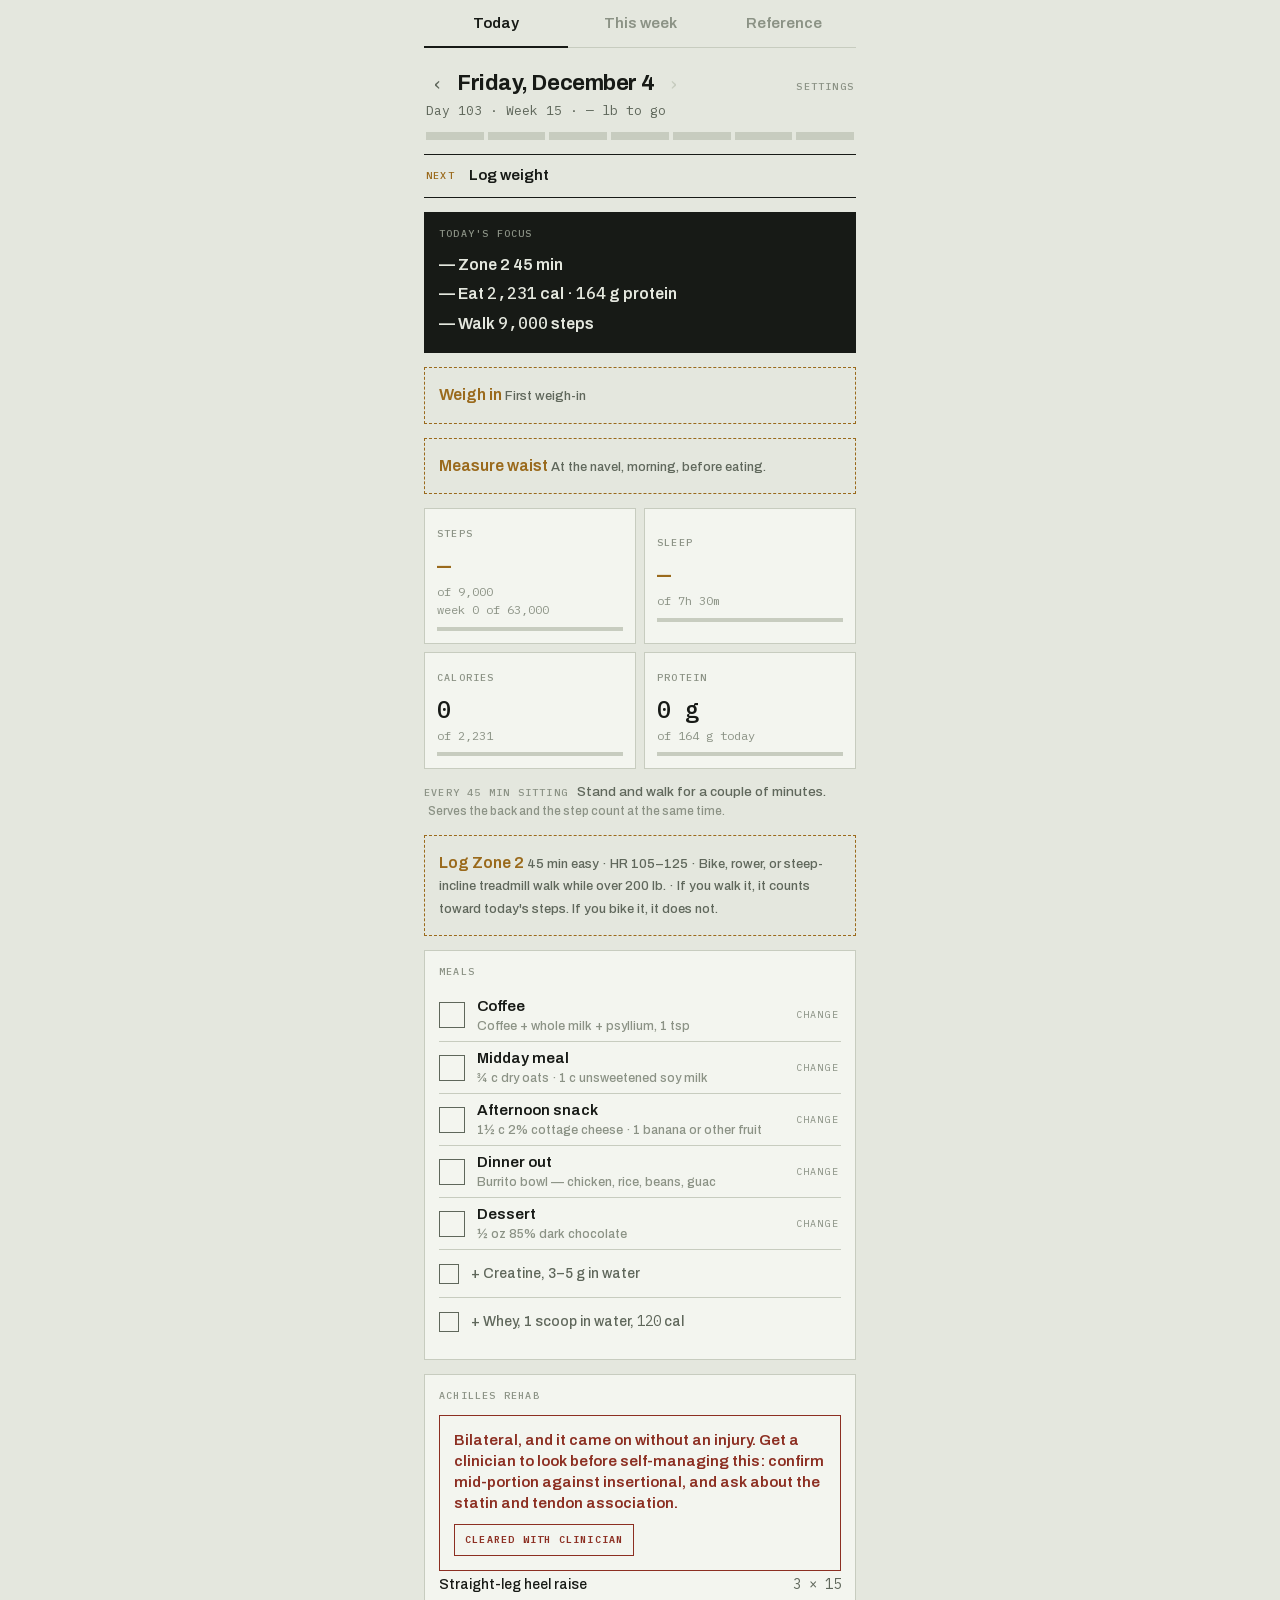
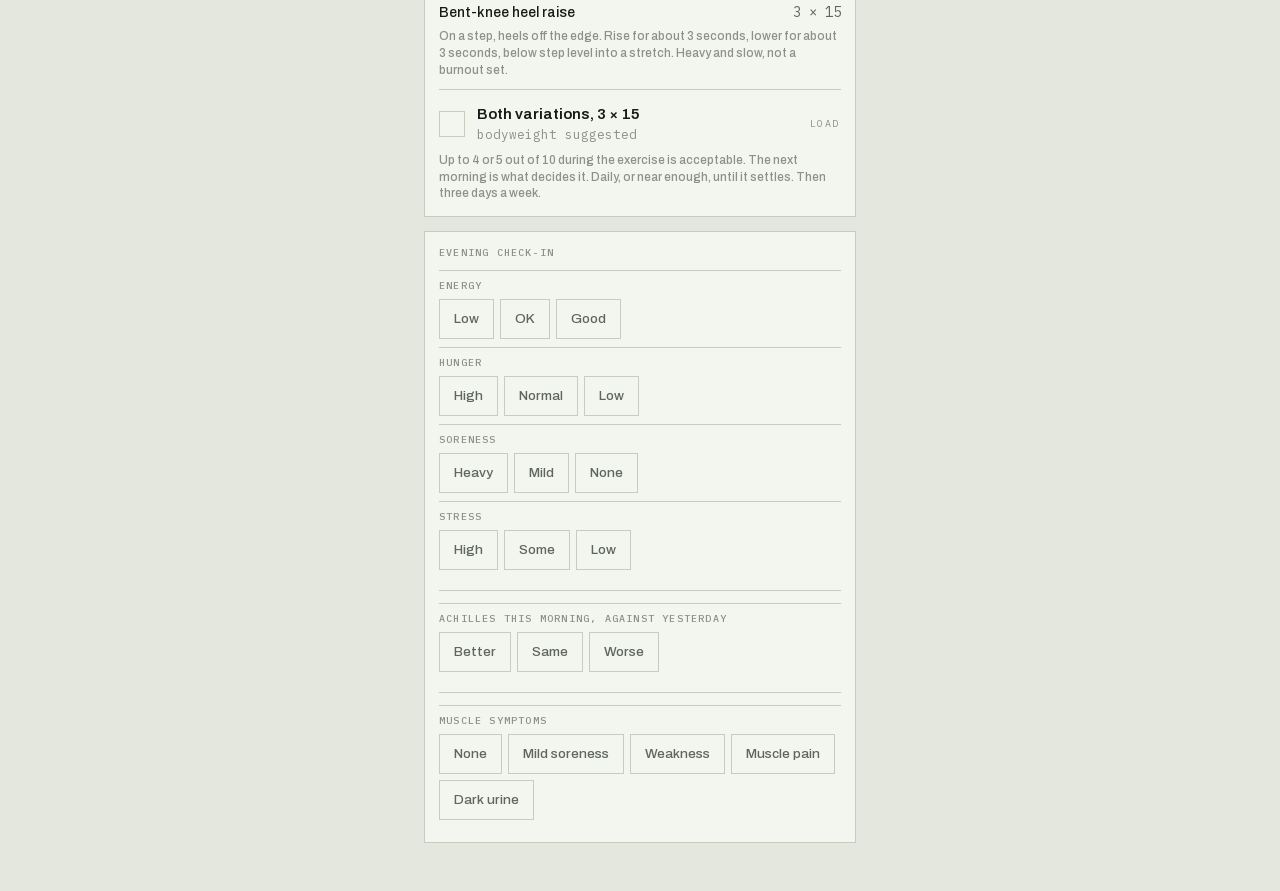
<file: index.html>
<!doctype html>
<html lang="en">
<head>
<meta charset="utf-8">
<meta name="viewport" content="width=device-width, initial-scale=1, viewport-fit=cover">
<title>Tracker</title>
<meta name="theme-color" content="#E4E7DE">
<meta name="apple-mobile-web-app-capable" content="yes">
<meta name="apple-mobile-web-app-status-bar-style" content="default">
<meta name="apple-mobile-web-app-title" content="Tracker">
<link rel="apple-touch-icon" href="icons/icon-180.png">
<link rel="manifest" href="manifest.webmanifest">
<link rel="stylesheet" href="fonts/fonts.css">
<link rel="stylesheet" href="css/style.css">
</head>
<body>
<div class="app">
  <nav class="tabs" role="tablist">
    <button id="tab-today" role="tab" aria-selected="true">Today</button>
    <button id="tab-week" role="tab" aria-selected="false">This week</button>
    <button id="tab-ref" role="tab" aria-selected="false">Reference</button>
  </nav>

  <main id="view-today" role="tabpanel"></main>
  <main id="view-week" role="tabpanel" hidden></main>
  <main id="view-ref" role="tabpanel" hidden></main>
</div>

<div id="overlay"></div>

<script type="module" src="js/app.js"></script>
</body>
</html>
</file>
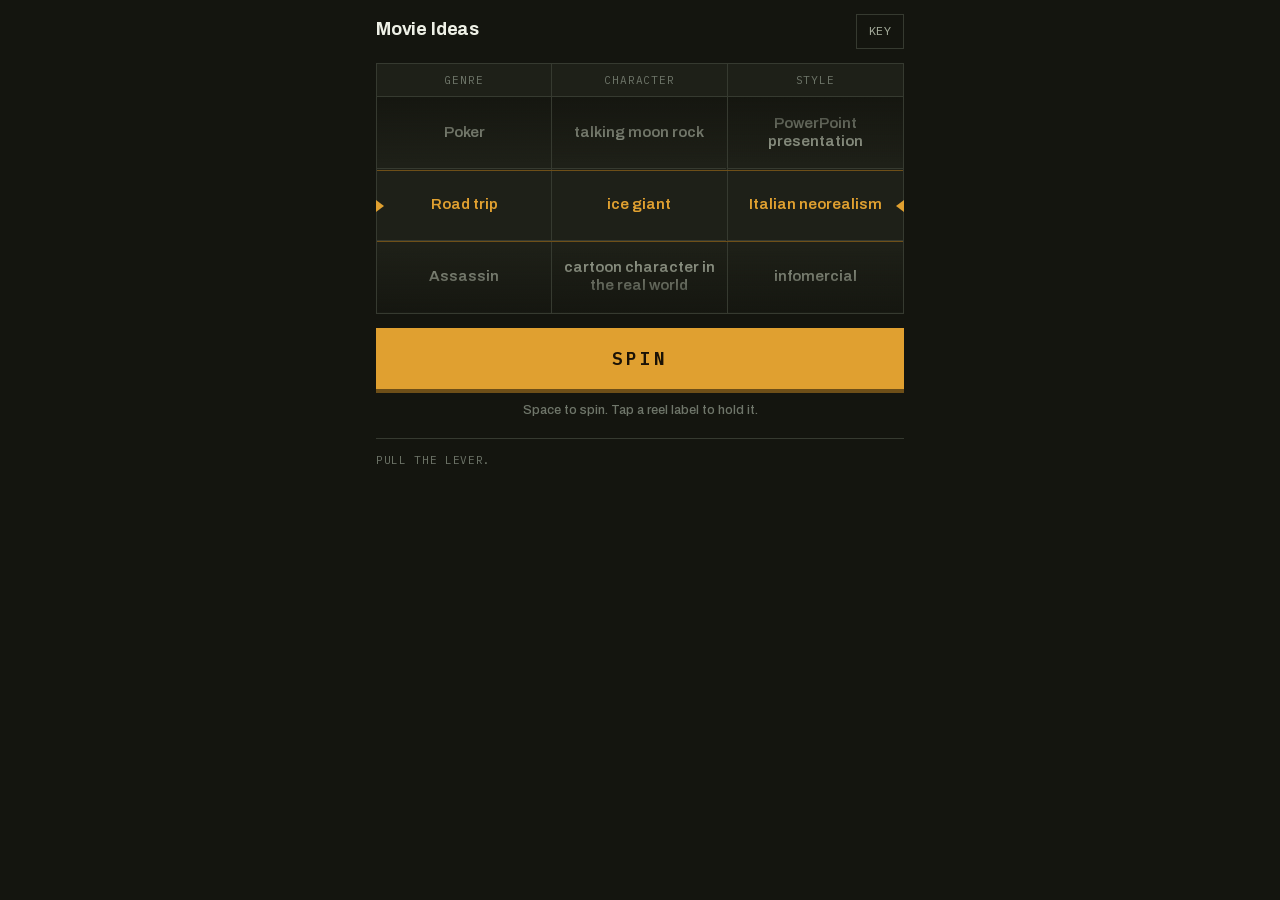
<file: movie-ideas/index.html>
<!doctype html>
<html lang="en">
<head>
<meta charset="utf-8">
<meta name="viewport" content="width=device-width, initial-scale=1, viewport-fit=cover">
<title>Movie Ideas</title>
<meta name="theme-color" content="#14150F">
<meta name="apple-mobile-web-app-capable" content="yes">
<meta name="apple-mobile-web-app-status-bar-style" content="black-translucent">
<meta name="apple-mobile-web-app-title" content="Movie Ideas">
<link rel="stylesheet" href="../fonts/fonts.css">
<link rel="stylesheet" href="style.css">
</head>
<body>
<div class="app">
  <header class="top">
    <h1>Movie Ideas</h1>
    <button id="settings-btn" class="ghost" aria-expanded="false" aria-controls="settings">Key</button>
  </header>

  <section id="settings" class="settings" hidden>
    <label for="api-key">Anthropic API key</label>
    <div class="row">
      <input id="api-key" type="password" autocomplete="off" spellcheck="false" placeholder="sk-ant-…">
      <button id="save-key" class="solid">Save</button>
    </div>
    <p class="hint">Stored only in this browser. With a key, each spin asks Claude for the logline. Without one, the machine writes its own.</p>
  </section>

  <section class="machine" aria-label="Slot machine">
    <div class="reels" id="reels"></div>
    <div class="marker" aria-hidden="true"></div>
  </section>

  <div class="controls">
    <button id="spin" class="lever">SPIN</button>
    <p class="hint keyhint">Space to spin. Tap a reel label to hold it.</p>
  </div>

  <section class="idea" id="idea" aria-live="polite">
    <p class="idea-status" id="idea-status">Pull the lever.</p>
    <h2 class="idea-title" id="idea-title"></h2>
    <p class="idea-line" id="idea-line"></p>
    <div class="idea-actions" id="idea-actions" hidden>
      <button id="reroll" class="ghost">Another take</button>
      <button id="copy" class="ghost">Copy</button>
    </div>
  </section>

  <section class="history" id="history-section" hidden>
    <div class="history-head">
      <h3>Earlier spins</h3>
      <button id="clear-history" class="ghost">Clear</button>
    </div>
    <ol id="history"></ol>
  </section>
</div>

<script type="module" src="app.js"></script>
</body>
</html>
</file>
<file: fonts/fonts.css>
@font-face {
  font-family: 'Archivo';
  font-style: normal;
  font-weight: 500;
  font-stretch: 100%;
  font-display: swap;
  src: url('Archivo-500.woff2') format('woff2');
}
@font-face {
  font-family: 'Archivo';
  font-style: normal;
  font-weight: 600;
  font-stretch: 100%;
  font-display: swap;
  src: url('Archivo-600.woff2') format('woff2');
}
@font-face {
  font-family: 'Archivo';
  font-style: normal;
  font-weight: 700;
  font-stretch: 100%;
  font-display: swap;
  src: url('Archivo-700.woff2') format('woff2');
}
@font-face {
  font-family: 'IBM Plex Mono';
  font-style: normal;
  font-weight: 400;
  font-display: swap;
  src: url('IBMPlexMono-400.woff2') format('woff2');
}
@font-face {
  font-family: 'IBM Plex Mono';
  font-style: normal;
  font-weight: 500;
  font-display: swap;
  src: url('IBMPlexMono-500.woff2') format('woff2');
}
@font-face {
  font-family: 'IBM Plex Mono';
  font-style: normal;
  font-weight: 600;
  font-display: swap;
  src: url('IBMPlexMono-600.woff2') format('woff2');
}
</file>
<file: css/style.css>
/* Design system per brief §3: lab notebook / kitchen scale / Braun panel.
   Flat rectangles, hairline rules, no radii, no shadows, no gradients.
   Color carries meaning only: done = finished, brass = you owe me something,
   alert = medical symptom states. */

:root {
  --ground: #E4E7DE;
  --panel: #F3F5EF;
  --ink: #171A16;
  --ink2: #5F675B;
  --ink3: #8B9285;
  --rule: #C7CCBF;
  --done: #2E5D43;
  --brass: #9A6A1C;
  --alert: #8C2F22;
  --dot: #AAB2A2;
  --sans: 'Archivo', 'Helvetica Neue', Arial, sans-serif;
  --mono: 'IBM Plex Mono', 'SF Mono', Menlo, monospace;
}

* { margin: 0; padding: 0; box-sizing: border-box; border-radius: 0 !important; }

html { -webkit-text-size-adjust: 100%; }

body {
  background: var(--ground);
  color: var(--ink);
  font-family: var(--sans);
  font-size: 16px;
  line-height: 1.4;
  -webkit-font-smoothing: antialiased;
  padding-bottom: env(safe-area-inset-bottom);
}

.app {
  max-width: 460px;
  margin: 0 auto;
  padding: 0 14px calc(48px + env(safe-area-inset-bottom));
}

button {
  font: inherit;
  color: inherit;
  background: none;
  border: none;
  cursor: pointer;
  -webkit-tap-highlight-color: transparent;
}

button:focus-visible, input:focus-visible, [tabindex]:focus-visible {
  outline: 2px solid var(--ink);
  outline-offset: 1px;
}

input {
  font: inherit;
  background: var(--panel);
  border: 1px solid var(--rule);
  color: var(--ink);
  padding: 10px 12px;
}
input:focus { border-color: var(--ink); outline: none; }

/* ---------- type roles ---------- */

.label {
  font-family: var(--mono);
  font-size: 10px;
  font-weight: 500;
  letter-spacing: 0.12em;
  text-transform: uppercase;
  color: var(--ink3);
}

.num { font-family: var(--mono); font-variant-numeric: tabular-nums; }

h1, h2, .display {
  font-family: var(--sans);
  font-weight: 700;
  letter-spacing: -0.02em;
}

/* ---------- tabs ---------- */

.tabs {
  display: flex;
  border-bottom: 1px solid var(--rule);
  margin-bottom: 14px;
  position: relative;
}
.tabs button {
  flex: 1;
  min-height: 48px;
  font-family: var(--sans);
  font-weight: 600;
  font-size: 15px;
  color: var(--ink3);
  border-bottom: 2px solid transparent;
  margin-bottom: -1px;
}
.tabs button[aria-selected="true"] { color: var(--ink); border-bottom-color: var(--ink); }
/* ---------- header ---------- */

.header { padding: 6px 2px 14px; }
.header h1 { font-size: 22px; font-weight: 700; }
.header-row { display: flex; justify-content: space-between; align-items: baseline; gap: 12px; }
.settings-link {
  flex: 0 0 auto;
  font-family: var(--mono);
  font-size: 10px;
  font-weight: 500;
  letter-spacing: 0.12em;
  text-transform: uppercase;
  color: var(--ink3);
  padding: 12px 0 12px 12px;
  margin: -12px 0;
}
.header .sub { font-family: var(--mono); font-size: 13px; color: var(--ink2); margin-top: 3px; }

.date-nav { display: flex; align-items: baseline; gap: 8px; min-width: 0; }
.date-nav h1 { min-width: 0; }
.daystep {
  flex: 0 0 auto;
  font-family: var(--mono); font-size: 19px; line-height: 1;
  color: var(--ink2); background: none;
  padding: 10px 6px; margin: -10px 0;
}
.daystep[disabled] { color: var(--rule); }
.backfill-flag {
  display: block; width: 100%; text-align: left;
  font-family: var(--mono); font-size: 10px; letter-spacing: 0.12em; text-transform: uppercase;
  color: var(--brass);
  border-bottom: 1px solid var(--brass);
  padding: 8px 0 6px;
  margin-top: 6px;
}

.gauge { display: flex; gap: 4px; margin-top: 12px; }
.gauge .seg { flex: 1; height: 8px; background: var(--rule); }
.gauge .seg.done { background: var(--done); }

/* ---------- NEXT bar ---------- */

.nextbar {
  position: sticky;
  top: 0;
  z-index: 30;
  display: flex;
  align-items: center;
  gap: 14px;
  width: 100%;
  min-height: 44px;
  background: var(--ground);
  border-top: 1px solid var(--ink);
  border-bottom: 1px solid var(--ink);
  padding: 0 2px;
  text-align: left;
}
.nextbar .label { color: var(--brass); }
.nextbar.alldone .label { color: var(--done); }
.nextbar .action { font-family: var(--sans); font-weight: 600; font-size: 15px; }

/* ---------- cards ---------- */

.card {
  background: var(--panel);
  border: 1px solid var(--rule);
  padding: 14px;
  margin-top: 14px;
}
.card > .label { display: block; margin-bottom: 10px; }

.card.focus { background: var(--ink); color: var(--ground); border-color: var(--ink); }
.card.focus .label { color: var(--ink3); }
.card.focus .line { font-weight: 600; font-size: 16px; padding: 3px 0; }
.card.focus .line .num { font-weight: 500; }

/* brass prompt (empty states): you owe me something */
.prompt {
  display: block;
  width: 100%;
  background: none;
  border: 1px dashed var(--brass);
  color: var(--brass);
  padding: 16px 14px;
  margin-top: 14px;
  text-align: left;
  min-height: 44px;
}
.prompt .title { font-weight: 600; font-size: 16px; font-family: var(--sans); }
.prompt .sub { font-size: 13px; color: var(--ink2); margin-top: 3px; font-family: var(--sans); }

/* ---------- weight card ---------- */

.weight-top { display: flex; justify-content: space-between; align-items: baseline; }
.weight-avg { font-family: var(--mono); font-size: 44px; font-weight: 500; line-height: 1; }
.weight-slope { font-family: var(--mono); font-size: 18px; text-align: right; }
.weight-slope.good { color: var(--done); }
.weight-labels { display: flex; justify-content: space-between; margin-top: 4px; }
.weight-plot { margin: 12px 0 4px; display: block; width: 100%; }
.weight-caption { font-size: 12.5px; color: var(--ink2); margin-top: 6px; }
.weight-note { border-left: 2px solid var(--rule); padding: 6px 0 6px 10px; margin-top: 10px; font-size: 13px; color: var(--ink2); }

/* ---------- metric tiles ---------- */

.tiles { display: grid; grid-template-columns: 1fr 1fr; gap: 8px; margin-top: 14px; }
.tile {
  background: var(--panel);
  border: 1px solid var(--rule);
  padding: 12px;
  text-align: left;
  min-height: 44px;
}
.tile .value { font-family: var(--mono); font-size: 24px; font-weight: 500; margin-top: 6px; }
.tile .value.empty { color: var(--brass); }
.tile .of { font-family: var(--mono); font-size: 12px; color: var(--ink3); margin-top: 1px; }
.tile .bar { height: 4px; background: var(--rule); margin-top: 8px; position: relative; overflow: hidden; }
.tile .bar .fill {
  position: absolute; inset: 0 auto 0 0; width: 0;
  background: var(--done);
  transition: width 400ms ease;
}

/* ---------- meals ---------- */

.meal-row {
  display: flex;
  align-items: center;
  gap: 12px;
  min-height: 52px;
  border-top: 1px solid var(--rule);
}
.meal-row:first-of-type { border-top: none; }
.meal-check {
  flex: 0 0 auto;
  width: 26px; height: 26px;
  border: 1.5px solid var(--ink2);
  background: none;
  position: relative;
}
.meal-check.eaten, .meal-check.modified { background: var(--done); border-color: var(--done); }
.meal-check.modified::after {
  content: 'M';
  position: absolute; inset: 0;
  color: var(--panel);
  font-family: var(--mono); font-size: 12px; font-weight: 600;
  display: flex; align-items: center; justify-content: center;
}
.meal-check.eaten::after {
  content: '';
  position: absolute; left: 8px; top: 4px;
  width: 6px; height: 11px;
  border: solid var(--panel);
  border-width: 0 2px 2px 0;
  transform: rotate(45deg);
}
.meal-check.offplan { background: var(--brass); border-color: var(--brass); }
.meal-check.offplan::after {
  content: '~';
  position: absolute; inset: 0;
  color: var(--panel);
  font-family: var(--mono); font-size: 15px; font-weight: 600;
  display: flex; align-items: center; justify-content: center;
}
.meal-check.skipped { border-color: var(--ink3); }
.meal-check.skipped::after {
  content: '';
  position: absolute; left: 4px; right: 4px; top: 11px;
  border-top: 1.5px solid var(--ink3);
}
.meal-main { flex: 1; text-align: left; min-height: 44px; display: flex; flex-direction: column; justify-content: center; }
.meal-name { font-weight: 600; font-size: 15px; }
.meal-name .skipped-tag { color: var(--ink3); font-weight: 400; }
.meal-sub { font-size: 12.5px; color: var(--ink3); margin-top: 1px; }
.meal-sub.macro { font-family: var(--mono); color: var(--ink2); }
.meal-change {
  flex: 0 0 auto;
  font-family: var(--mono); font-size: 10px; letter-spacing: 0.12em; text-transform: uppercase;
  color: var(--ink3);
  padding: 14px 2px 14px 10px;
}

.modifier-row {
  display: flex; align-items: center; gap: 12px;
  border-top: 1px solid var(--rule);
  min-height: 48px;
  width: 100%;
  text-align: left;
}
.modifier-row .box { width: 20px; height: 20px; border: 1.5px solid var(--ink2); flex: 0 0 auto; position: relative; }
.modifier-row.on .box { background: var(--done); border-color: var(--done); }
.modifier-row.on .box::after {
  content: ''; position: absolute; left: 6px; top: 2px; width: 5px; height: 9px;
  border: solid var(--panel); border-width: 0 2px 2px 0; transform: rotate(45deg);
}
.modifier-row .mlabel { font-size: 14px; color: var(--ink2); }

/* ---------- training ---------- */

.training-done .row { display: flex; justify-content: space-between; padding: 4px 0; font-size: 14.5px; }
.training-done .row .num { color: var(--ink2); }
.training-stats { display: flex; gap: 24px; margin-top: 10px; padding-top: 10px; border-top: 1px solid var(--rule); }
.training-stats .stat .num { font-size: 20px; font-weight: 500; display: block; }
.reopen {
  margin-top: 12px;
  font-family: var(--mono); font-size: 10px; letter-spacing: 0.12em; text-transform: uppercase;
  color: var(--ink2);
  padding: 8px 0;
  border-bottom: 1px solid var(--ink2);
}
.rest-copy { font-size: 15px; color: var(--ink2); }

/* ---------- check-in ---------- */

.chip-row { padding: 8px 0; border-top: 1px solid var(--rule); }
.chip-row:first-child { border-top: none; padding-top: 0; }
.chip-row .label { display: block; margin-bottom: 6px; }
.chips { display: flex; gap: 6px; flex-wrap: wrap; }
.chip {
  border: 1px solid var(--rule);
  background: none;
  padding: 0 14px;
  min-height: 40px;
  font-size: 13.5px;
  font-weight: 500;
  color: var(--ink2);
}
.chip.sel { background: var(--ink); color: var(--ground); border-color: var(--ink); }
.chip.sel.alert-chip { background: var(--alert); border-color: var(--alert); }
.checkin .rule { border: none; border-top: 1px solid var(--rule); margin: 12px 0; }

.followup { border-left: 2px solid var(--alert); padding: 8px 0 8px 12px; margin-top: 10px; }
.followup .label { color: var(--alert); }

.medical-notice {
  border: 1.5px solid var(--alert);
  color: var(--alert);
  padding: 14px;
  margin-top: 12px;
  font-weight: 600;
  font-size: 15px;
}

/* ---------- week tab ---------- */

.week-strip { display: flex; gap: 6px; }
.week-strip .day { flex: 1; text-align: center; }
.week-strip .cell { height: 34px; border: 1px solid var(--rule); position: relative; }
.week-strip .cell.done { background: var(--done); border-color: var(--done); }
.week-strip .cell.done::after {
  content: ''; position: absolute; left: 50%; top: 50%;
  width: 6px; height: 11px; margin: -7px 0 0 -4px;
  border: solid var(--panel); border-width: 0 2px 2px 0; transform: rotate(45deg);
}
.week-strip .cell.off { border-style: dashed; }
.week-strip .cell.missed { background: none; }
.week-strip .day .label { display: block; margin-top: 4px; }
.week-strip button.day { background: none; padding: 0; min-height: 44px; }
.week-strip button.day[disabled] { opacity: 0.35; }
.week-strip button.day.sel .cell { box-shadow: 0 0 0 2px var(--ink); }
.strip-hint { font-size: 12.5px; color: var(--ink3); margin-top: 8px; }

.metric-grid { display: grid; grid-template-columns: 1fr 1fr; gap: 0; }
.metric-grid > div { padding: 10px 0; border-top: 1px solid var(--rule); }
.metric-grid > div:nth-child(-n+2) { border-top: none; padding-top: 0; }
.metric-grid .num { font-size: 22px; font-weight: 500; display: block; }
.metric-grid .num.good { color: var(--done); }

.recommendation { font-size: 16px; font-weight: 600; line-height: 1.45; }
.rec-symptom { margin-top: 10px; padding-top: 10px; border-top: 1px solid var(--rule); font-size: 14px; color: var(--alert); font-weight: 400; }

.week-weight .big { font-family: var(--mono); font-size: 30px; font-weight: 500; }
.week-weight .delta { font-family: var(--mono); font-size: 15px; color: var(--ink2); margin-left: 8px; }

/* ---------- sheets ---------- */

.sheet-backdrop {
  position: fixed; inset: 0; z-index: 90;
  background: rgba(23, 26, 22, 0.4);
}
.sheet {
  position: fixed; left: 0; right: 0; bottom: 0; z-index: 100;
  background: var(--panel);
  border-top: 1px solid var(--ink);
  max-width: 460px;
  margin: 0 auto;
  padding: 18px 16px calc(18px + env(safe-area-inset-bottom));
  transform: translateY(100%);
  animation: rise 220ms ease forwards;
  max-height: 85vh;
  overflow-y: auto;
}
@keyframes rise { to { transform: translateY(0); } }

.sheet .label { display: block; margin-bottom: 4px; }
.sheet h2 { font-size: 19px; margin-bottom: 12px; }
.sheet .ref-note { margin: -8px 0 0; line-height: 1.45; }
.sheet .field { margin-top: 12px; }
.sheet .field input { width: 100%; font-family: var(--mono); font-size: 22px; }
.sheet .field .fl { display: block; margin-bottom: 5px; }
.sheet .two { display: flex; gap: 10px; }
.sheet .two .field { flex: 1; }
.sheet-actions { display: flex; gap: 10px; margin-top: 18px; }
.btn {
  flex: 1;
  min-height: 48px;
  font-weight: 600;
  font-size: 15px;
  border: 1px solid var(--ink);
}
.btn.primary { background: var(--ink); color: var(--ground); }
.btn.ghost { background: none; color: var(--ink); }
.btn.quiet { border-color: var(--rule); color: var(--ink2); }

.sheet .option-row {
  display: block; width: 100%; text-align: left;
  padding: 14px 0; min-height: 48px;
  border-top: 1px solid var(--rule);
  font-weight: 600; font-size: 15px;
}
.sheet .option-row .sub { display: block; font-weight: 400; font-size: 13px; color: var(--ink3); margin-top: 2px; }
.sheet .components { margin: 8px 0 14px; }
.sheet .components li {
  list-style: none;
  display: flex; justify-content: space-between;
  padding: 6px 0; font-size: 14px; color: var(--ink2);
  border-top: 1px solid var(--rule);
}
.sheet .components li:first-child { border-top: none; }

/* ---------- lift logger ---------- */

/* Column flex, with the body scrolling and the foot a normal flex item.
   The foot used to be position:fixed, but .logger is transformed (the rise
   animation), and a transform makes a fixed descendant resolve against that
   ancestor instead of the viewport — so the foot scrolled with the content and
   sat on top of the last exercise. No amount of bottom padding fixes that;
   taking the foot out of flow entirely is what fixes it. */
.logger {
  position: fixed; inset: 0; z-index: 100;
  background: var(--ground);
  display: flex; flex-direction: column;
  transform: translateY(100%);
  animation: rise 220ms ease forwards;
}
.logger-inner {
  flex: 1 1 auto; min-height: 0; overflow-y: auto;
  width: 100%; max-width: 460px; margin: 0 auto;
  padding: 0 14px 24px;
}
.logger-head {
  display: flex; justify-content: space-between; align-items: center;
  padding: 14px 0;
  border-bottom: 1px solid var(--ink);
  position: sticky; top: 0;
  background: var(--ground);
  z-index: 5;
}
.logger-head h2 { font-size: 20px; }
.logger-head .close { font-family: var(--mono); font-size: 10px; letter-spacing: 0.12em; text-transform: uppercase; color: var(--ink2); padding: 12px 0 12px 16px; }

.exercise { padding: 16px 0; border-bottom: 1px solid var(--rule); }
.exercise.paired { border-left: 2px solid var(--rule); padding-left: 12px; }
.ex-head { display: flex; justify-content: space-between; align-items: baseline; }
.ex-head .name { font-weight: 600; font-size: 16px; }
.ex-head .scheme { font-family: var(--mono); font-size: 14px; color: var(--ink2); }
.ex-cue { font-size: 13.5px; margin-top: 4px; color: var(--ink2); }
.ex-cue.done { color: var(--done); }
.pair-tag { font-family: var(--mono); font-size: 10px; letter-spacing: 0.12em; text-transform: uppercase; color: var(--ink3); margin-top: 2px; }

.set-row {
  display: flex; align-items: center; gap: 12px;
  min-height: 48px;
  width: 100%; text-align: left;
}
.set-row .idx { font-family: var(--mono); font-size: 13px; color: var(--ink3); width: 16px; }
.set-row.compact .val { font-family: var(--mono); font-size: 16px; }
.set-row.compact .val .x { color: var(--ink3); }
.set-row .dash { font-family: var(--mono); color: var(--brass); }
.set-row input { width: 90px; font-family: var(--mono); font-size: 17px; padding: 8px 10px; }
.set-row input.reps { width: 64px; }
.set-row .times { color: var(--ink3); font-family: var(--mono); }
.set-row .save-set { font-family: var(--mono); font-size: 10px; letter-spacing: 0.12em; text-transform: uppercase; border-bottom: 1px solid var(--ink2); color: var(--ink2); padding: 6px 0; }

.mark-row { display: flex; gap: 8px; margin-top: 6px; }
.mark {
  flex: 1 1 0;
  min-width: 0; /* without this the uppercase labels set a min-content floor and the row overflows */
  font-family: var(--mono); font-size: 10px; letter-spacing: 0.08em; text-transform: uppercase;
  color: var(--ink2);
  border: 1px solid var(--rule);
  background: none;
  min-height: 40px;
  padding: 0 2px;
}
.mark.sel { color: var(--panel); border-color: var(--ink); background: var(--ink); }
.mark.hit.sel { border-color: var(--done); background: var(--done); }
.mark.grindy.sel { border-color: var(--brass); background: var(--brass); }
.mark.miss.sel { border-color: var(--alert); background: var(--alert); }

.logger-foot {
  flex: 0 0 auto;
  background: var(--ground);
  border-top: 1px solid var(--ink);
}
.logger-foot .inner {
  max-width: 460px; margin: 0 auto;
  display: flex; gap: 10px; align-items: center;
  padding: 10px 14px calc(10px + env(safe-area-inset-bottom));
}
.logger-foot input { width: 90px; font-family: var(--mono); font-size: 16px; }
.logger-foot .btn { flex: 1; }

/* ---------- settings ---------- */

.settings-list .srow {
  display: block; width: 100%; text-align: left;
  padding: 14px 0; min-height: 48px;
  border-top: 1px solid var(--rule);
  font-weight: 600; font-size: 15px;
}
.settings-list .srow:first-child { border-top: none; }
.settings-list .srow .sub { display: block; font-weight: 400; font-size: 13px; color: var(--ink3); margin-top: 2px; }
.disclaimer { font-size: 13px; color: var(--ink2); padding: 14px 0; border-top: 1px solid var(--rule); }

/* ---------- reference tab ---------- */

.ref-table { width: 100%; border-collapse: collapse; margin-top: 8px; font-size: 13.5px; }
.ref-table td, .ref-table th { padding: 7px 0; border-top: 1px solid var(--rule); vertical-align: top; text-align: left; }
.ref-table tr:first-child td { border-top: none; }
.ref-table th {
  border-top: none;
  font-family: var(--sans); font-weight: 600; font-size: 14.5px;
  padding-top: 10px;
}
.ref-table td.r, .ref-table th.r { text-align: right; white-space: nowrap; padding-left: 12px; }
/* Gutter between columns. Without it a long label in the first column ("Wednesday")
   runs straight into the second and the two read as one word. */
.ref-table td:first-child, .ref-table th:first-child { padding-right: 12px; }
.ref-table td.nw { white-space: nowrap; }
.ref-table .ref-note, .ref-note { font-size: 12px; color: var(--ink3); margin-top: 2px; }
.ref-table td.ref-alert { color: var(--alert); font-weight: 600; }
/* A goal can be words rather than a number ("BW x 5 clean"), which will not
   fit a nowrap column on a phone. */
.ref-table td.wrap { white-space: normal; }
.ex-goal { font-size: 13px; color: var(--ink2); margin-top: 3px; }
.meal-detail { margin-top: 14px; }
.ref-list { margin: 8px 0 0; padding-left: 18px; font-size: 13px; color: var(--ink2); }
.ref-list li { margin-top: 7px; }

.demo-banner {
  font-family: var(--mono); font-size: 10px; letter-spacing: 0.12em; text-transform: uppercase;
  color: var(--brass);
  border: 1px dashed var(--brass);
  padding: 6px 10px;
  margin: 10px 0 0;
  text-align: center;
}

.empty-plot-msg { font-size: 13.5px; color: var(--ink3); padding: 20px 0; }

@media (prefers-reduced-motion: reduce) {
  .sheet, .logger { animation-duration: 0ms; }
  .tile .bar .fill { transition: none; }
}

/* ---------- Achilles rehab card (§9.1) ---------- */

.rehab-move .line { display: flex; justify-content: space-between; padding: 4px 0; font-size: 14px; }
.rehab-move .line .num { color: var(--ink2); }
.rehab-row { display: flex; align-items: center; gap: 12px; padding: 12px 0 4px; margin-top: 10px; border-top: 1px solid var(--rule); }
.rehab-main { flex: 1; text-align: left; min-height: 44px; display: flex; flex-direction: column; justify-content: center; }
.rehab-name { font-weight: 600; font-size: 15px; }
.rehab-check {
  width: 26px; height: 26px; flex: 0 0 26px;
  border: 1.5px solid var(--rule);
  background: none; position: relative;
}
.rehab-check.done { background: var(--done); border-color: var(--done); }
.rehab-check.done::after {
  content: ''; position: absolute; left: 8px; top: 4px;
  width: 6px; height: 12px;
  border: solid var(--panel); border-width: 0 2px 2px 0;
  transform: rotate(45deg);
}
/* The clinician flag is a gate, so its only control records that a clinician
   looked. There is deliberately no dismiss. */
.notice-action {
  display: block; margin-top: 10px;
  font-family: var(--mono); font-size: 10px; letter-spacing: 0.12em; text-transform: uppercase;
  color: var(--alert); background: none;
  border: 1px solid var(--alert); padding: 8px 10px;
}
.pull-order { margin: 8px 0 0; padding-left: 18px; font-size: 13.5px; color: var(--ink2); }
.pull-order li { margin-top: 6px; }
.pull-text { font-size: 13.5px; color: var(--ink2); margin-top: 6px; }

/* ---------- chin-up phase card (§6.2) ---------- */

.phase-head { padding: 14px 0 4px; border-top: 1px solid var(--rule); }
.phase-bar { margin-top: 8px; }
.phase-bar .bar { height: 4px; background: var(--rule); position: relative; overflow: hidden; }
.phase-bar .bar .fill { position: absolute; left: 0; top: 0; bottom: 0; background: var(--done); transition: width 400ms ease; }
.phase-bar .of { font-family: var(--mono); font-size: 12px; color: var(--ink3); margin-top: 5px; }
/* An advance is offered, never taken: the button is the whole consent step. */
.phase-advance {
  display: block; width: 100%; text-align: left;
  margin-top: 10px; padding: 10px 12px;
  border: 1px dashed var(--brass); color: var(--brass);
  background: none; font-family: var(--sans); font-weight: 600; font-size: 14px;
}
.bar-work { margin-top: 8px; }
.bar-work .field { margin-top: 8px; }
.bar-work .field .fl { display: block; margin-bottom: 4px; }
.bar-work input { width: 100%; font-family: var(--mono); font-size: 16px; padding: 8px 10px; }
.set-row input.reps.wide { width: 84px; }
.warmup { padding-bottom: 6px; }
.session-note { margin-top: 14px; }

/* ---------- desk habit line ---------- */

.habit-line { margin-top: 14px; font-size: 13.5px; color: var(--ink2); }
.habit-line .label { display: inline; margin-right: 6px; }
.habit-line .ref-note { display: inline; margin-left: 4px; }
.tile .of.good { color: var(--done); }
@media (prefers-reduced-motion: reduce) { .phase-bar .bar .fill { transition: none; } }
</file>
<file: movie-ideas/style.css>
/* Dark cousin of the tracker's panel look: flat rectangles, hairlines, no
   radii. Amber is the one warm colour and it belongs to the lever and the
   winning row. */

:root {
  color-scheme: dark;
  --ground: #14150F;
  --panel: #1E2018;
  --panel2: #262921;
  --ink: #EEF0E6;
  --ink2: #A9B09F;
  --ink3: #6F766A;
  --rule: #363A30;
  --amber: #E0A030;
  --amber-dim: #6E4F18;
  --hold: #7FBF8E;
  --sans: 'Archivo', 'Helvetica Neue', Arial, sans-serif;
  --mono: 'IBM Plex Mono', 'SF Mono', Menlo, monospace;
  --row: 72px;
}

* { margin: 0; padding: 0; box-sizing: border-box; border-radius: 0 !important; }
html { -webkit-text-size-adjust: 100%; }
[hidden] { display: none !important; }

body {
  background: var(--ground);
  color: var(--ink);
  font-family: var(--sans);
  font-size: 16px;
  line-height: 1.4;
  -webkit-font-smoothing: antialiased;
  padding-bottom: env(safe-area-inset-bottom);
}

.app {
  max-width: 560px;
  margin: 0 auto;
  padding: calc(14px + env(safe-area-inset-top)) 16px calc(48px + env(safe-area-inset-bottom));
}

button {
  font: inherit;
  color: inherit;
  background: none;
  border: none;
  cursor: pointer;
  -webkit-tap-highlight-color: transparent;
}
button:focus-visible, input:focus-visible { outline: 2px solid var(--amber); outline-offset: 1px; }
button:disabled { cursor: default; opacity: .5; }

input {
  font: inherit;
  font-family: var(--mono);
  font-size: 14px;
  background: var(--panel);
  border: 1px solid var(--rule);
  color: var(--ink);
  padding: 10px 12px;
  width: 100%;
  min-width: 0;
}

.ghost {
  font-family: var(--mono);
  font-size: 12px;
  letter-spacing: .04em;
  text-transform: uppercase;
  color: var(--ink2);
  border: 1px solid var(--rule);
  padding: 8px 12px;
}
.ghost:hover { color: var(--ink); border-color: var(--ink3); }
.solid {
  font-family: var(--mono);
  font-size: 12px;
  letter-spacing: .04em;
  text-transform: uppercase;
  background: var(--ink);
  color: var(--ground);
  padding: 8px 14px;
}

/* ---------- header / settings ---------- */

.top { display: flex; align-items: baseline; justify-content: space-between; margin-bottom: 14px; }
h1 { font-size: 18px; font-weight: 700; letter-spacing: -.01em; }
.settings { background: var(--panel); border: 1px solid var(--rule); padding: 12px; margin-bottom: 14px; }
.settings label { display: block; font-family: var(--mono); font-size: 11px; text-transform: uppercase; letter-spacing: .06em; color: var(--ink3); margin-bottom: 6px; }
.row { display: flex; gap: 8px; }
.hint { font-size: 13px; color: var(--ink3); margin-top: 8px; }
.hint.keyhint { text-align: center; }

/* ---------- machine ---------- */

.machine { position: relative; border: 1px solid var(--rule); background: var(--panel); }
.reels { display: grid; grid-template-columns: repeat(3, 1fr); }
.reel { position: relative; border-right: 1px solid var(--rule); }
.reel:last-child { border-right: none; }

.reel-label {
  display: block;
  width: 100%;
  padding: 9px 6px 8px;
  font-family: var(--mono);
  font-size: 11px;
  letter-spacing: .08em;
  text-transform: uppercase;
  color: var(--ink3);
  border-bottom: 1px solid var(--rule);
  text-align: center;
}
.reel-label .tag { display: none; margin-left: 6px; }
.reel.held .reel-label { color: var(--hold); border-bottom-color: var(--hold); }
.reel.held .reel-label .tag { display: inline; }

.window {
  height: calc(var(--row) * 3);
  overflow: hidden;
  position: relative;
  background:
    linear-gradient(to bottom, var(--panel) 0%, transparent 28%, transparent 72%, var(--panel) 100%);
}
.window::after {
  content: '';
  position: absolute;
  inset: 0;
  pointer-events: none;
  background: linear-gradient(to bottom, rgba(20,21,15,.85) 0%, rgba(20,21,15,0) 30%, rgba(20,21,15,0) 70%, rgba(20,21,15,.85) 100%);
}

.strip { will-change: transform; transform: translate3d(0, 0, 0); }
.strip.moving { transition: transform var(--dur, 1800ms) cubic-bezier(.16, .9, .18, 1); }

.cell {
  height: var(--row);
  display: flex;
  align-items: center;
  justify-content: center;
  text-align: center;
  padding: 0 8px;
  font-size: 15px;
  font-weight: 600;
  line-height: 1.15;
  color: var(--ink2);
  overflow: hidden;
  border-bottom: 1px solid var(--rule);
  overflow-wrap: anywhere;
}
.reel.landed .cell.win { color: var(--amber); }

.marker {
  position: absolute;
  left: 0; right: 0;
  top: calc(34px + var(--row));
  height: var(--row);
  border-top: 1px solid var(--amber-dim);
  border-bottom: 1px solid var(--amber-dim);
  pointer-events: none;
}
.marker::before, .marker::after {
  content: '';
  position: absolute;
  top: 50%;
  width: 0; height: 0;
  border: 6px solid transparent;
  transform: translateY(-50%);
}
.marker::before { left: -1px; border-left: 8px solid var(--amber); }
.marker::after { right: -1px; border-right: 8px solid var(--amber); }

/* ---------- controls ---------- */

.controls { margin: 14px 0 18px; }
.lever {
  display: block;
  width: 100%;
  padding: 18px;
  background: var(--amber);
  color: #1A1206;
  font-family: var(--mono);
  font-size: 18px;
  font-weight: 600;
  letter-spacing: .18em;
  border-bottom: 4px solid var(--amber-dim);
}
.lever:active:not(:disabled) { transform: translateY(2px); border-bottom-width: 2px; }
.lever:disabled { opacity: .6; }

/* ---------- idea ---------- */

.idea { min-height: 120px; border-top: 1px solid var(--rule); padding-top: 14px; }
.idea-status { font-family: var(--mono); font-size: 11px; letter-spacing: .06em; text-transform: uppercase; color: var(--ink3); }
.idea-status.thinking::after { content: ''; display: inline-block; width: 6px; height: 6px; margin-left: 8px; background: var(--amber); animation: blink 1s steps(2, start) infinite; vertical-align: middle; }
@keyframes blink { to { visibility: hidden; } }
.idea-title { font-size: 22px; font-weight: 700; letter-spacing: -.01em; margin-top: 6px; }
.idea-title:empty { display: none; }
.idea-line { font-size: 18px; line-height: 1.4; margin-top: 8px; color: var(--ink); }
.idea-line:empty { display: none; }
.idea-actions { display: flex; gap: 8px; margin-top: 14px; }

/* ---------- history ---------- */

.history { margin-top: 28px; border-top: 1px solid var(--rule); padding-top: 12px; }
.history-head { display: flex; justify-content: space-between; align-items: baseline; margin-bottom: 6px; }
h3 { font-family: var(--mono); font-size: 11px; letter-spacing: .06em; text-transform: uppercase; color: var(--ink3); font-weight: 500; }
.history ol { list-style: none; }
.history li { padding: 12px 0; border-bottom: 1px solid var(--rule); }
.history .combo { font-family: var(--mono); font-size: 11px; color: var(--ink3); letter-spacing: .03em; }
.history .combo b { color: var(--ink2); font-weight: 500; }
.history .t { font-weight: 700; margin-top: 4px; }
.history .l { font-size: 15px; color: var(--ink2); margin-top: 2px; }
.history .actions { margin-top: 8px; display: flex; gap: 8px; }
.history .actions button { padding: 5px 9px; font-size: 11px; }

@media (max-width: 400px) {
  :root { --row: 64px; }
  .cell { font-size: 13px; }
  .reel-label { font-size: 10px; letter-spacing: .05em; }
}

@media (prefers-reduced-motion: reduce) {
  .strip.moving { transition-duration: 250ms; }
  .idea-status.thinking::after { animation: none; }
}
</file>
